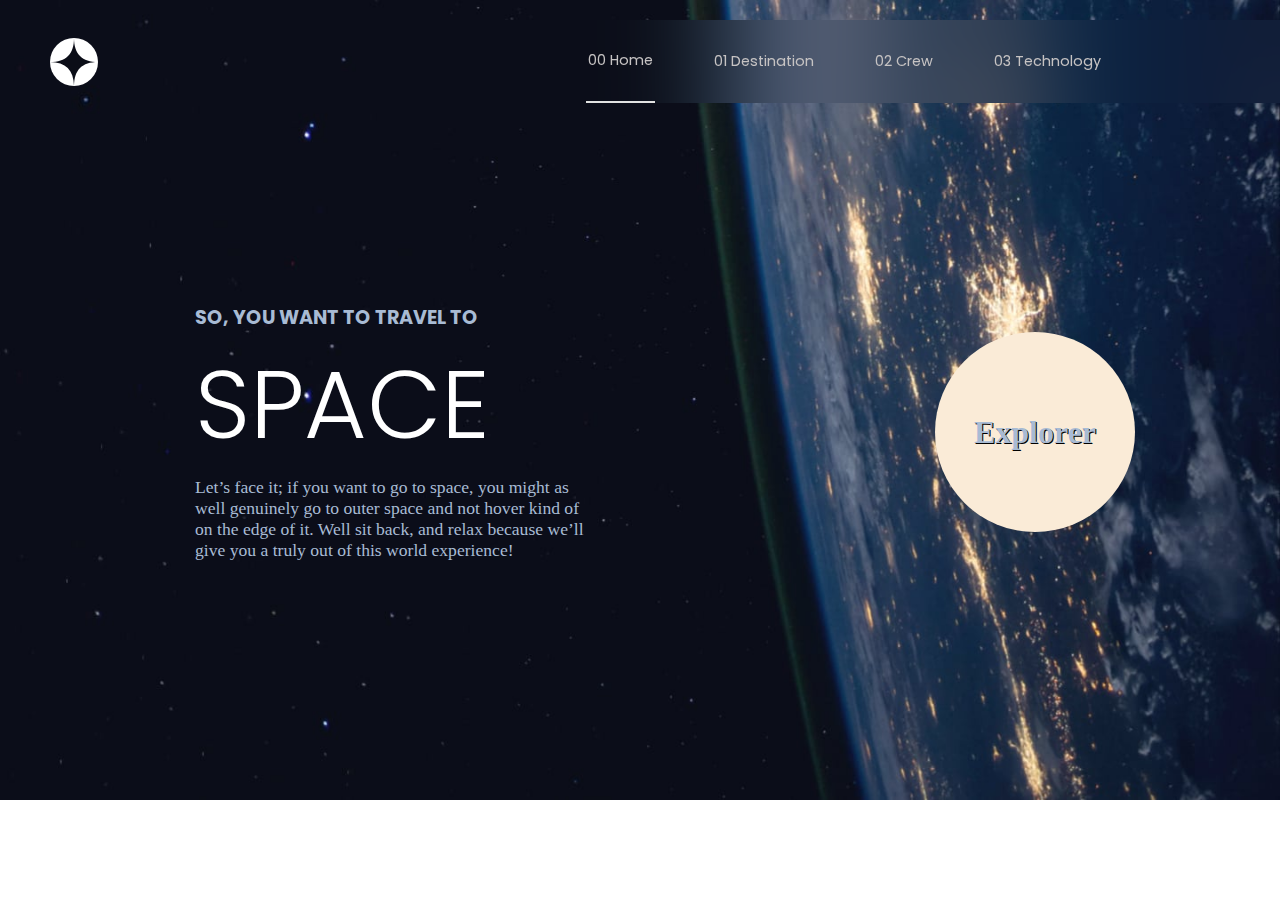
<file: index.html>
<!DOCTYPE html>
<html lang="pt-br">
<head>
    <meta charset="UTF-8">
    <meta name="viewport" content="width=device-width, initial-scale=1.0">

    <!-- links css -->
    <link rel="preconnect" href="https://fonts.googleapis.com">
    <link rel="preconnect" href="https://fonts.gstatic.com" crossorigin>
    <link href="https://fonts.googleapis.com/css2?family=Poppins:ital,wght@0,100;0,200;0,300;0,400;0,500;0,600;0,700;0,800;0,900;1,100;1,200;1,300;1,400;1,500;1,600;1,700;1,800;1,900&display=swap" rel="stylesheet">

    <link rel="stylesheet" href="./assets/style/desktop.css">
    <link rel="shortcut icon" href="assets/img/favicon-32x32.png" type="image/x-icon">


    <title>Space Lading Page</title>
</head>
<body>
    <header class="cabecalho">
        <div class="img-logo">
            <img src="assets/img/shared/logo.svg" alt="logo" class="img-desktop">
        </div>
        
        <nav class="navegation">
            <ul class="navegation-menu">
                <li><a href="./index.html" id="border">00 Home</a></li>
                <li><a href="./destination-mars.html">01 Destination</a></li>
                <li><a href="#">02 Crew</a></li>
                <li><a href="#">03 Technology</a></li>
            </ul>
        </nav>
    </header>

    <main class="container">
        <section class="content">
            <h3>So, you want to travel to</h3>
            <h1>Space</h1>
            <p>Let’s face it; if you want to go to space, you might as  well genuinely go to 
                outer space and not hover kind of on the edge of it. Well sit back, and relax 
                because we’ll give you a truly out of this world experience!
            </p>
        </section>

        <section class="logo-explorer">
            <h2>Explorer</h2>
        </section>
    </main>
</body>
</html>
</file>
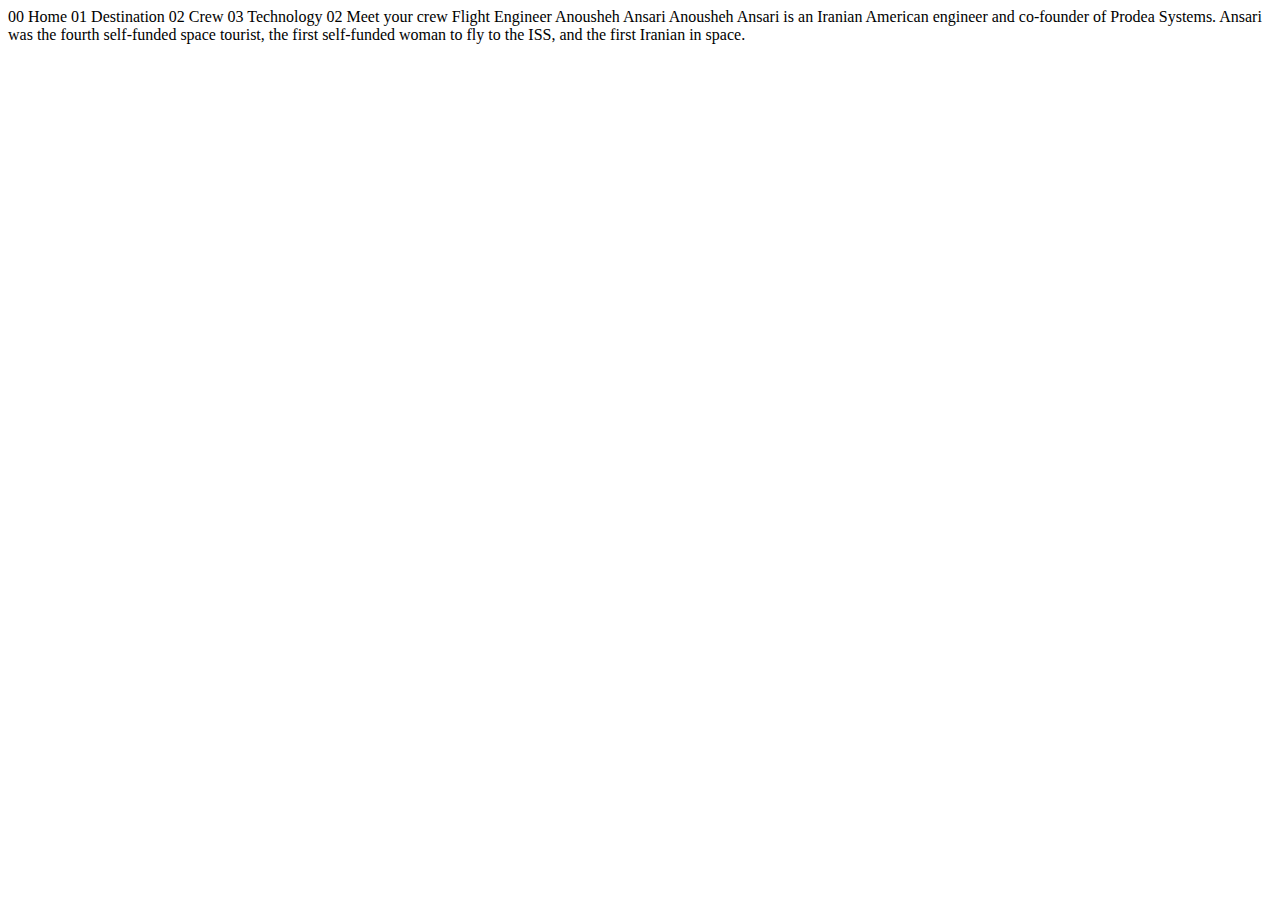
<file: 02.html>
<!DOCTYPE html>
<html lang="en">
<head>
  <meta charset="UTF-8">
  <meta name="viewport" content="width=device-width, initial-scale=1.0">

  <link rel="icon" type="image/png" sizes="32x32" href="./assets/favicon-32x32.png">
  
  <title>Frontend Mentor | Space tourism website</title>
</head>
<body>

  00 Home
  01 Destination
  02 Crew
  03 Technology

  02 Meet your crew

  Flight Engineer
  Anousheh Ansari

  Anousheh Ansari is an Iranian American engineer and co-founder of Prodea Systems. 
  Ansari was the fourth self-funded space tourist, the first self-funded woman to 
  fly to the ISS, and the first Iranian in space. 
</body>
</html>
</file>
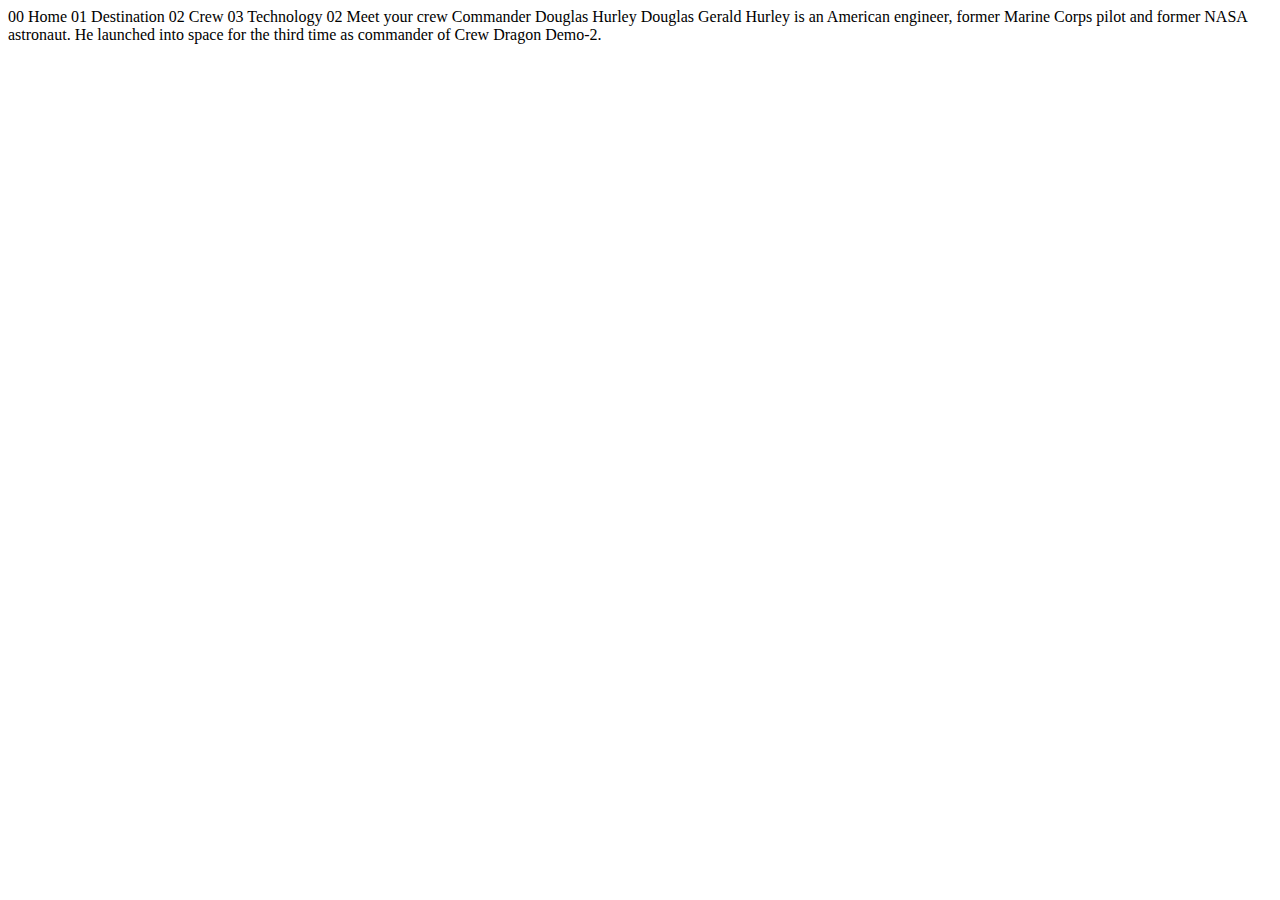
<file: crew-commander.html>
<!DOCTYPE html>
<html lang="en">
<head>
  <meta charset="UTF-8">
  <meta name="viewport" content="width=device-width, initial-scale=1.0">

  <link rel="icon" type="image/png" sizes="32x32" href="./assets/favicon-32x32.png">
  
  <title>Frontend Mentor | Space tourism website</title>    
</head>
<body>
  <div>


      
  </div>
        


  00 Home
  01 Destination
  02 Crew
  03 Technology

  02 Meet your crew

  Commander
  Douglas Hurley

  Douglas Gerald Hurley is an American engineer, former Marine Corps pilot 
  and former NASA astronaut. He launched into space for the third time as 
  commander of Crew Dragon Demo-2.
</body>
</html>
</file>
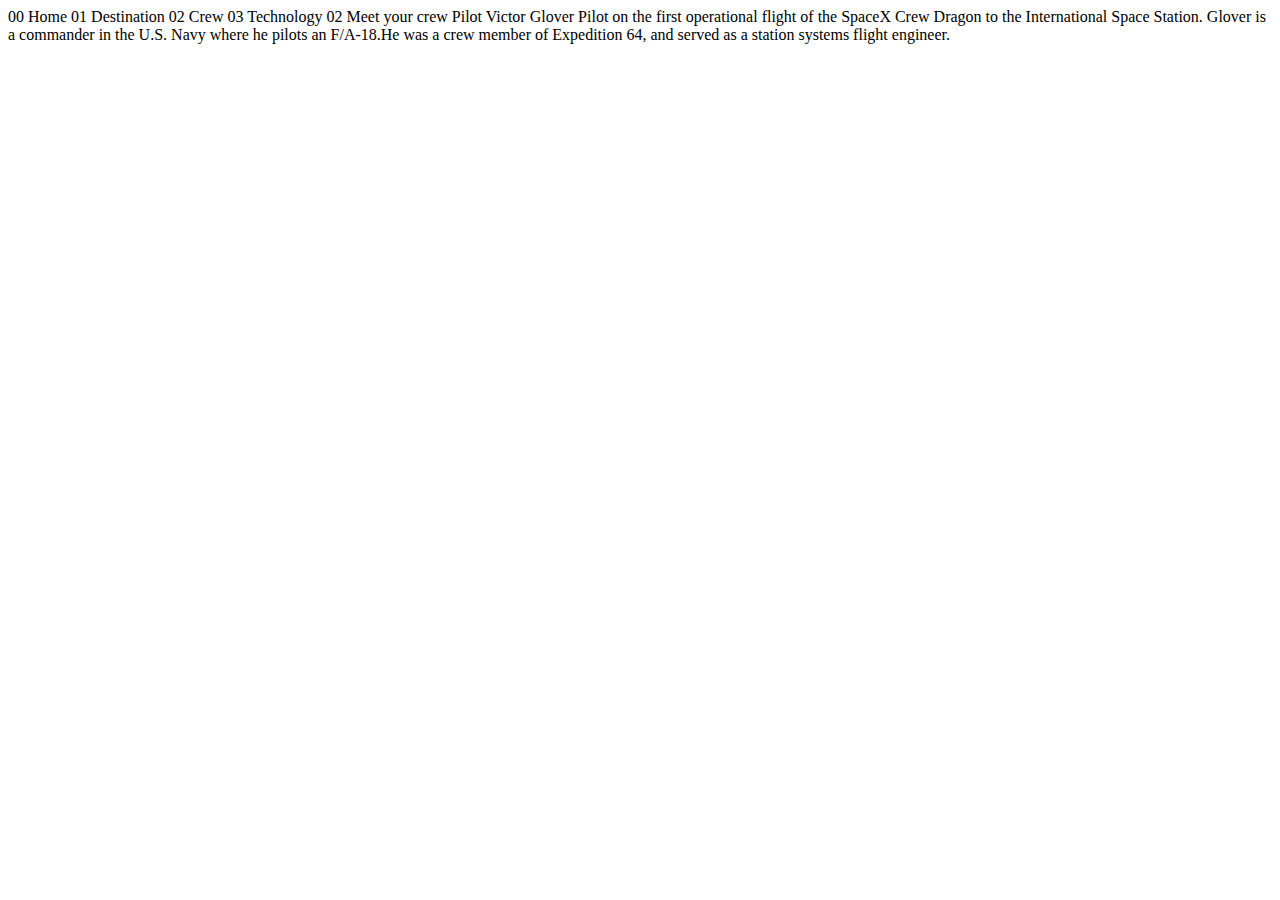
<file: crew-pilot.html>
<!DOCTYPE html>
<html lang="en">
<head>
  <meta charset="UTF-8">
  <meta name="viewport" content="width=device-width, initial-scale=1.0">

  <link rel="icon" type="image/png" sizes="32x32" href="./assets/favicon-32x32.png">
  
  <title>Frontend Mentor | Space tourism website</title>
</head>
<body>

  00 Home
  01 Destination
  02 Crew
  03 Technology

  02 Meet your crew

  Pilot
  Victor Glover

  Pilot on the first operational flight of the SpaceX Crew Dragon to the 
  International Space Station. Glover is a commander in the U.S. Navy where 
  he pilots an F/A-18.He was a crew member of Expedition 64, and served as a 
  station systems flight engineer. 
</body>
</html>
</file>
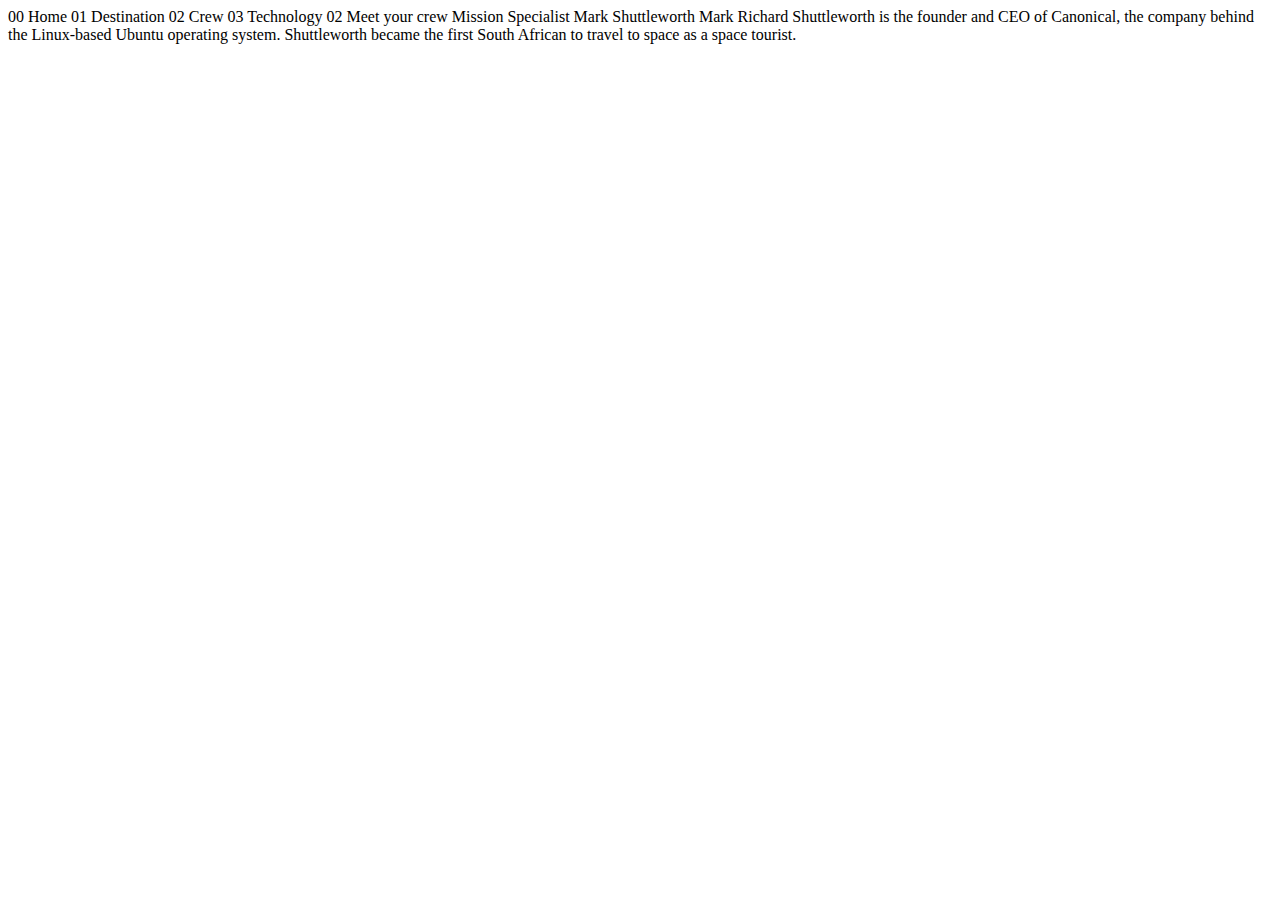
<file: crew-specialist.html>
<!DOCTYPE html>
<html lang="en">
<head>
  <meta charset="UTF-8">
  <meta name="viewport" content="width=device-width, initial-scale=1.0">

  <link rel="icon" type="image/png" sizes="32x32" href="./assets/favicon-32x32.png">
  
  <title>Frontend Mentor | Space tourism website</title>
</head>
<body>

  00 Home
  01 Destination
  02 Crew
  03 Technology

  02 Meet your crew

  Mission Specialist
  Mark Shuttleworth

  Mark Richard Shuttleworth is the founder and CEO of Canonical, the company behind 
  the Linux-based Ubuntu operating system. Shuttleworth became the first South 
  African to travel to space as a space tourist.
</body>
</html>
</file>
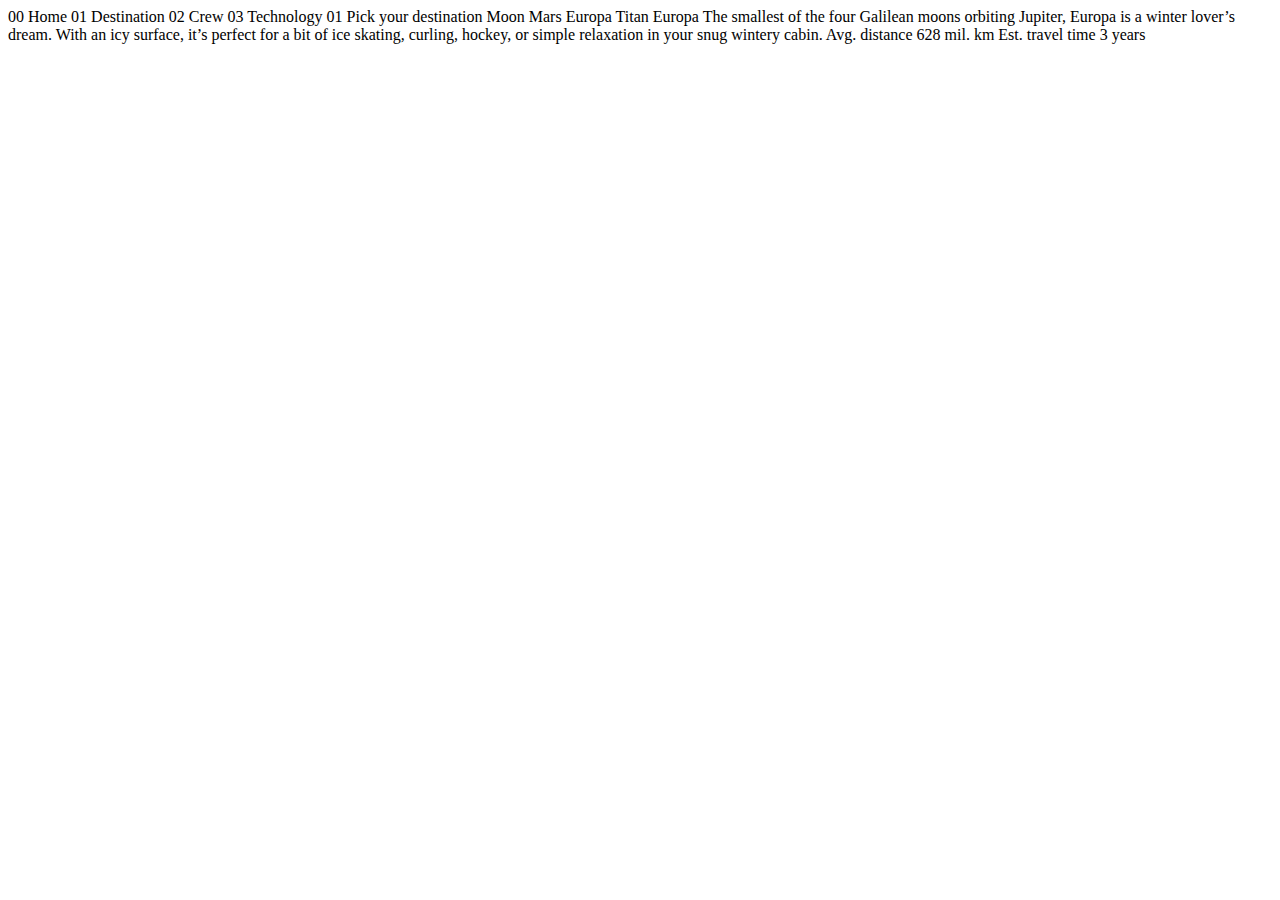
<file: destination-europa.html>
<!DOCTYPE html>
<html lang="en">
<head>
  <meta charset="UTF-8">
  <meta name="viewport" content="width=device-width, initial-scale=1.0">

  <link rel="icon" type="image/png" sizes="32x32" href="./assets/favicon-32x32.png">
  
  <title>Frontend Mentor | Space tourism website</title>
</head>
<body>

  00 Home
  01 Destination
  02 Crew
  03 Technology

  01 Pick your destination

  Moon
  Mars
  Europa
  Titan

  Europa

  The smallest of the four Galilean moons orbiting Jupiter, Europa is a 
  winter lover’s dream. With an icy surface, it’s perfect for a bit of 
  ice skating, curling, hockey, or simple relaxation in your snug 
  wintery cabin.

  Avg. distance
  628 mil. km

  Est. travel time
  3 years
</body>
</html>
</file>
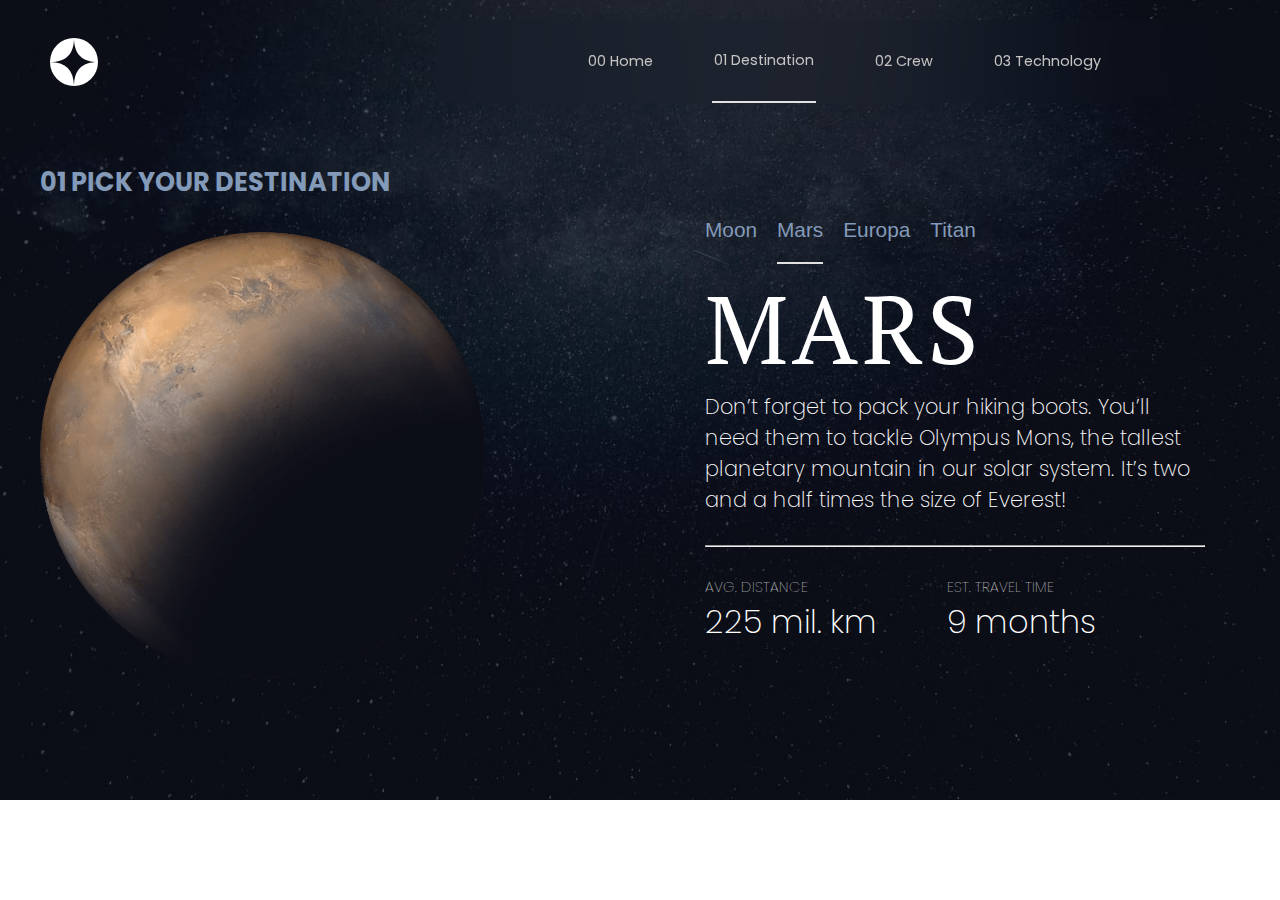
<file: destination-mars.html>
<!DOCTYPE html>
<html lang="pt-br">
<head>
    <meta charset="UTF-8">
    <meta name="viewport" content="width=device-width, initial-scale=1.0">

    <!-- links css -->
    <link rel="preconnect" href="https://fonts.googleapis.com">
    <link rel="preconnect" href="https://fonts.gstatic.com" crossorigin>
    <link href="https://fonts.googleapis.com/css2?family=Poppins:ital,wght@0,100;0,200;0,300;0,400;0,500;0,600;0,700;0,800;0,900;1,100;1,200;1,300;1,400;1,500;1,600;1,700;1,800;1,900&display=swap" rel="stylesheet">

    <link rel="preconnect" href="https://fonts.googleapis.com">
    <link rel="preconnect" href="https://fonts.gstatic.com" crossorigin>
    <link href="https://fonts.googleapis.com/css2?family=PT+Serif:ital,wght@0,400;0,700;1,400;1,700&display=swap" rel="stylesheet">

    <link rel="stylesheet" href="./assets/style/destination.css">

    <link rel="shortcut icon" href="assets/img/favicon-32x32.png" type="image/x-icon">



    <title>Destination | Mars</title>
</head>
<body>
    <header class="cabecalho">
        <div class="img-logo">
            <img src="assets/img/shared/logo.svg" alt="logo" class="img-desktop">
        </div>
        
        <nav class="navegation">
            <ul class="navegation-menu">
                <li><a href="./index.html">00 Home</a></li>
                <li><a href="./destination-mars.html" id="border">01 Destination</a></li>
                <li><a href="#">02 Crew</a></li>
                <li><a href="#">03 Technology</a></li>
            </ul>
        </nav>
    </header>

    <main class="container">
        <section class="content-left">
            <div class="img-mrs">
                <h3>01 Pick your destination</h3>
                <img src="assets/img/destination/image-mars.png" alt="">
            </div>

            <div class="content-rigth">
                <ul class="mars-menu">
                    <li>Moon</li>
                    <li id="border">Mars</li>
                    <li>Europa</li>
                    <li>Titan</li>
                </ul>

                <div class="text-mars-content">
                    <h1>Mars</h1>
                    <p>Don’t forget to pack your hiking boots. You’ll need them to tackle Olympus Mons, 
                        the tallest planetary mountain in our solar system. It’s two and a half times 
                        the size of Everest!
                    </p>
                    <hr>
                    <div class="about-text">
                        <div class="text">
                            <h4>Avg. distance</h4>
                            <h3>225 mil. km</h3>
                        </div>
                        <div class="text">
                            <h4>Est. travel time</h4>
                            <h3>9 months</h3>
                        </div>

                    </div>
                </div>
            </div>
        </section>
    </main>
</body>
</html>
</file>
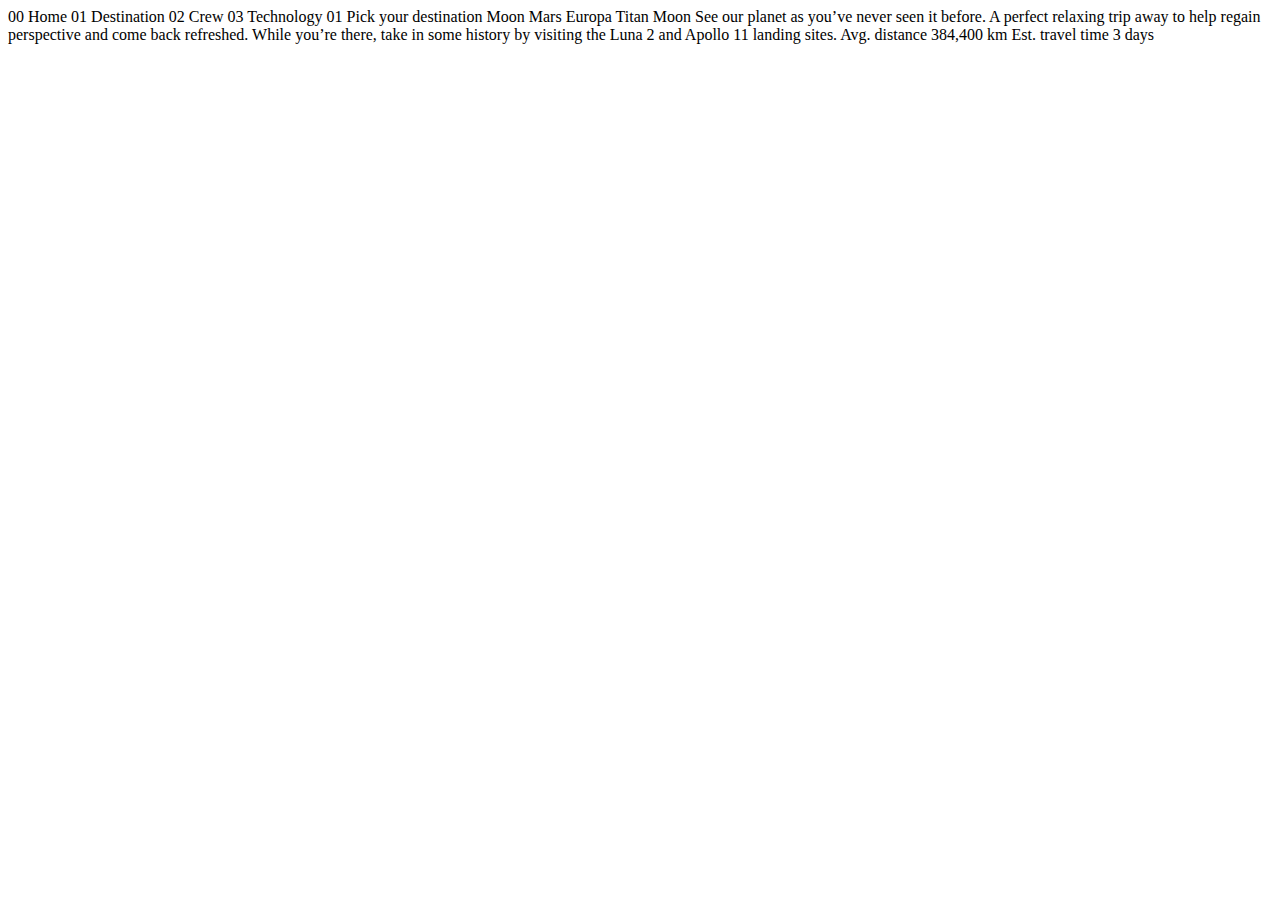
<file: destination-moon.html>
<!DOCTYPE html>
<html lang="en">
<head>
  <meta charset="UTF-8">
  <meta name="viewport" content="width=device-width, initial-scale=1.0">

  <link rel="icon" type="image/png" sizes="32x32" href="./assets/favicon-32x32.png">
  
  <title>Frontend Mentor | Space tourism website</title>
</head>
<body>

  00 Home
  01 Destination
  02 Crew
  03 Technology

  01 Pick your destination

  Moon
  Mars
  Europa
  Titan

  Moon

  See our planet as you’ve never seen it before. A perfect relaxing trip away to help 
  regain perspective and come back refreshed. While you’re there, take in some history 
  by visiting the Luna 2 and Apollo 11 landing sites.

  Avg. distance
  384,400 km

  Est. travel time
  3 days
</body>
</html>
</file>
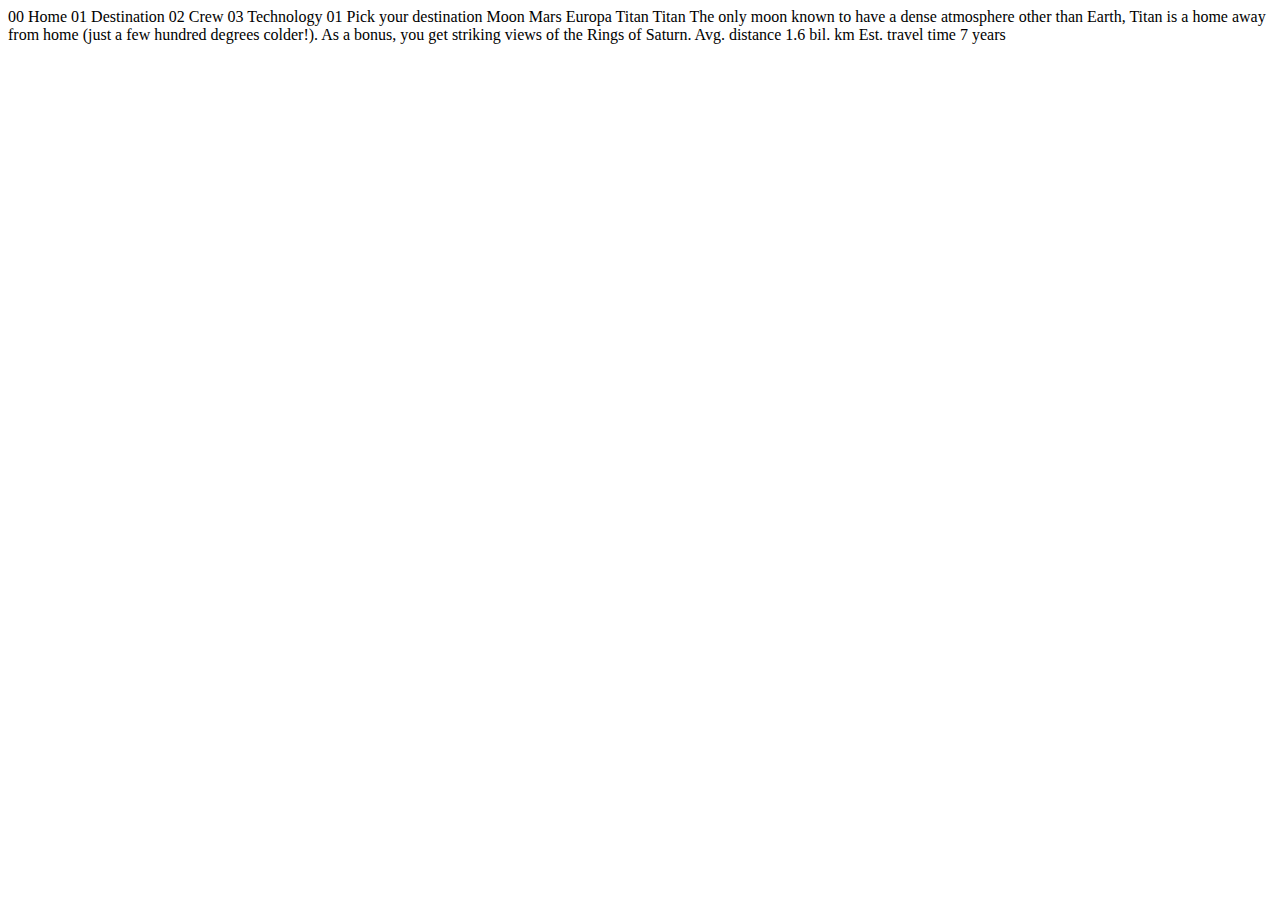
<file: destination-titan.html>
<!DOCTYPE html>
<html lang="en">
<head>
  <meta charset="UTF-8">
  <meta name="viewport" content="width=device-width, initial-scale=1.0">

  <link rel="icon" type="image/png" sizes="32x32" href="./assets/favicon-32x32.png">
  
  <title>Frontend Mentor | Space tourism website</title>
</head>
<body>

  00 Home
  01 Destination
  02 Crew
  03 Technology

  01 Pick your destination

  Moon
  Mars
  Europa
  Titan

  Titan

  The only moon known to have a dense atmosphere other than Earth, Titan 
  is a home away from home (just a few hundred degrees colder!). As a 
  bonus, you get striking views of the Rings of Saturn.

  Avg. distance
  1.6 bil. km

  Est. travel time
  7 years
</body>
</html>
</file>
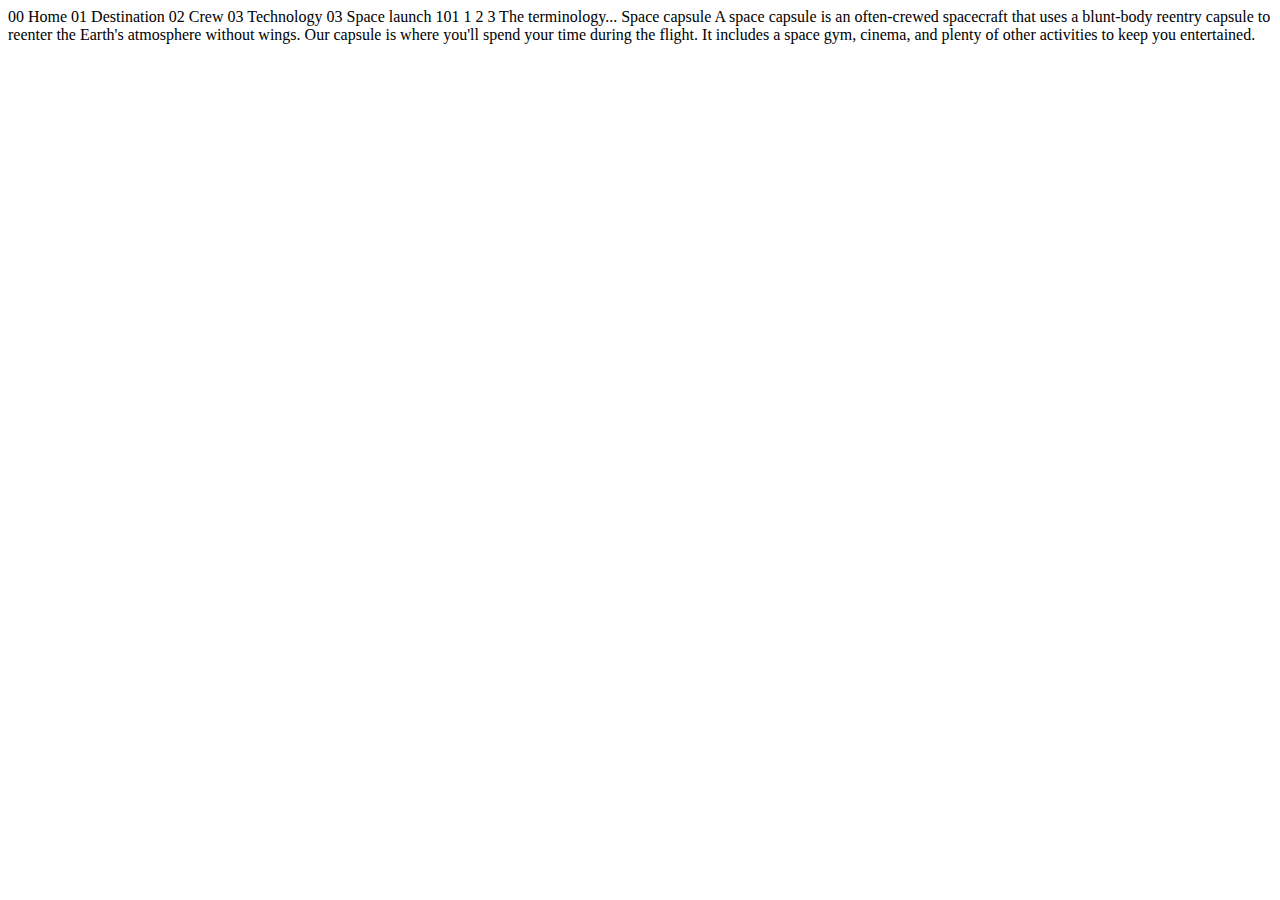
<file: technology-capsule.html>
<!DOCTYPE html>
<html lang="en">
<head>
  <meta charset="UTF-8">
  <meta name="viewport" content="width=device-width, initial-scale=1.0">

  <link rel="icon" type="image/png" sizes="32x32" href="./assets/favicon-32x32.png">
  
  <title>Frontend Mentor | Space tourism website</title>
</head>
<body>

  00 Home
  01 Destination
  02 Crew
  03 Technology

  03 Space launch 101

  1
  2
  3

  The terminology...
  Space capsule

  A space capsule is an often-crewed spacecraft that uses a blunt-body reentry 
  capsule to reenter the Earth's atmosphere without wings. Our capsule is where 
  you'll spend your time during the flight. It includes a space gym, cinema, 
  and plenty of other activities to keep you entertained.
</body>
</html>
</file>
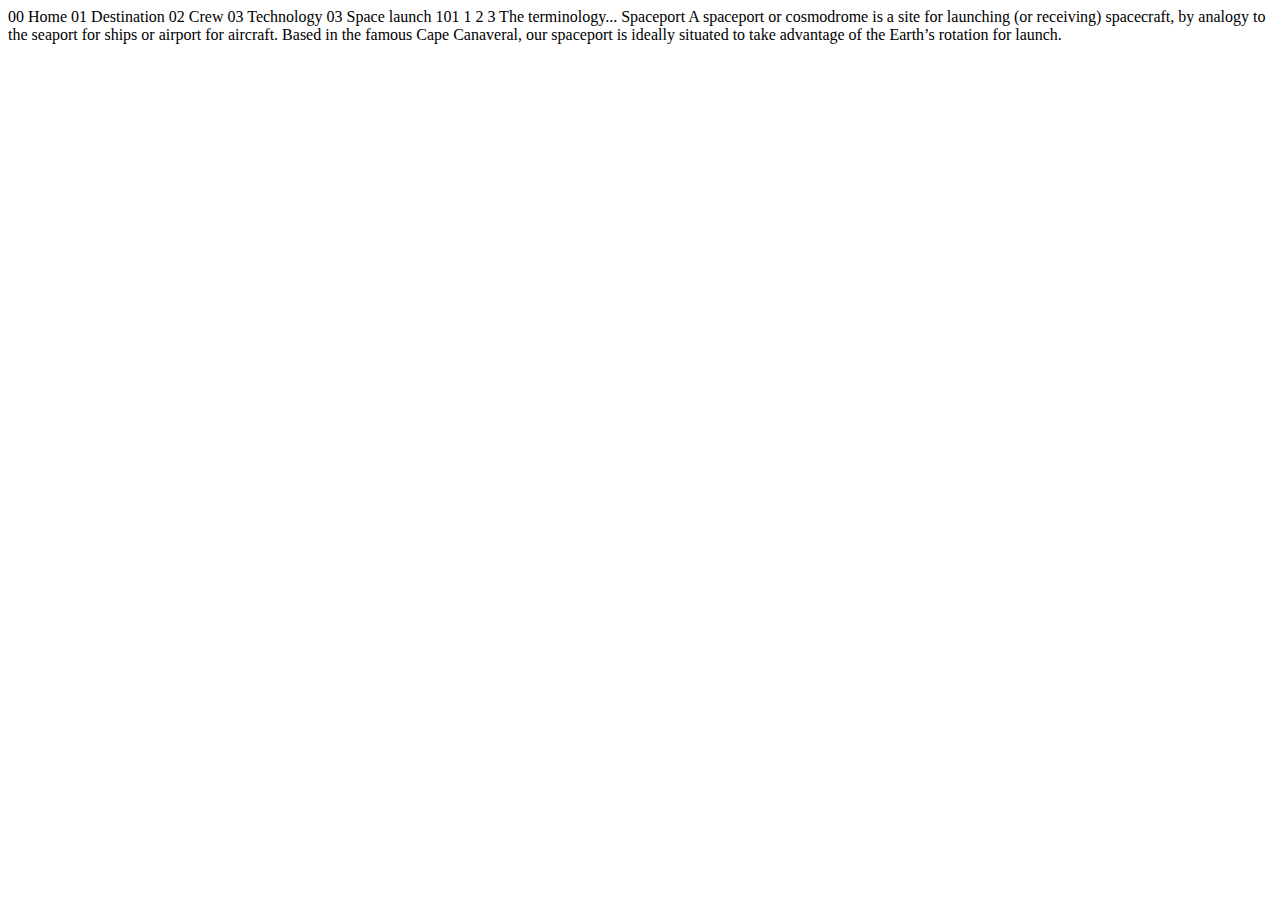
<file: technology-spaceport.html>
<!DOCTYPE html>
<html lang="en">
<head>
  <meta charset="UTF-8">
  <meta name="viewport" content="width=device-width, initial-scale=1.0">

  <link rel="icon" type="image/png" sizes="32x32" href="./assets/favicon-32x32.png">
  
  <title>Frontend Mentor | Space tourism website</title>
</head>
<body>

  00 Home
  01 Destination
  02 Crew
  03 Technology

  03 Space launch 101

  1
  2
  3

  The terminology...
  Spaceport

  A spaceport or cosmodrome is a site for launching (or receiving) spacecraft, 
  by analogy to the seaport for ships or airport for aircraft. Based in the 
  famous Cape Canaveral, our spaceport is ideally situated to take advantage 
  of the Earth’s rotation for launch.
</body>
</html>
</file>
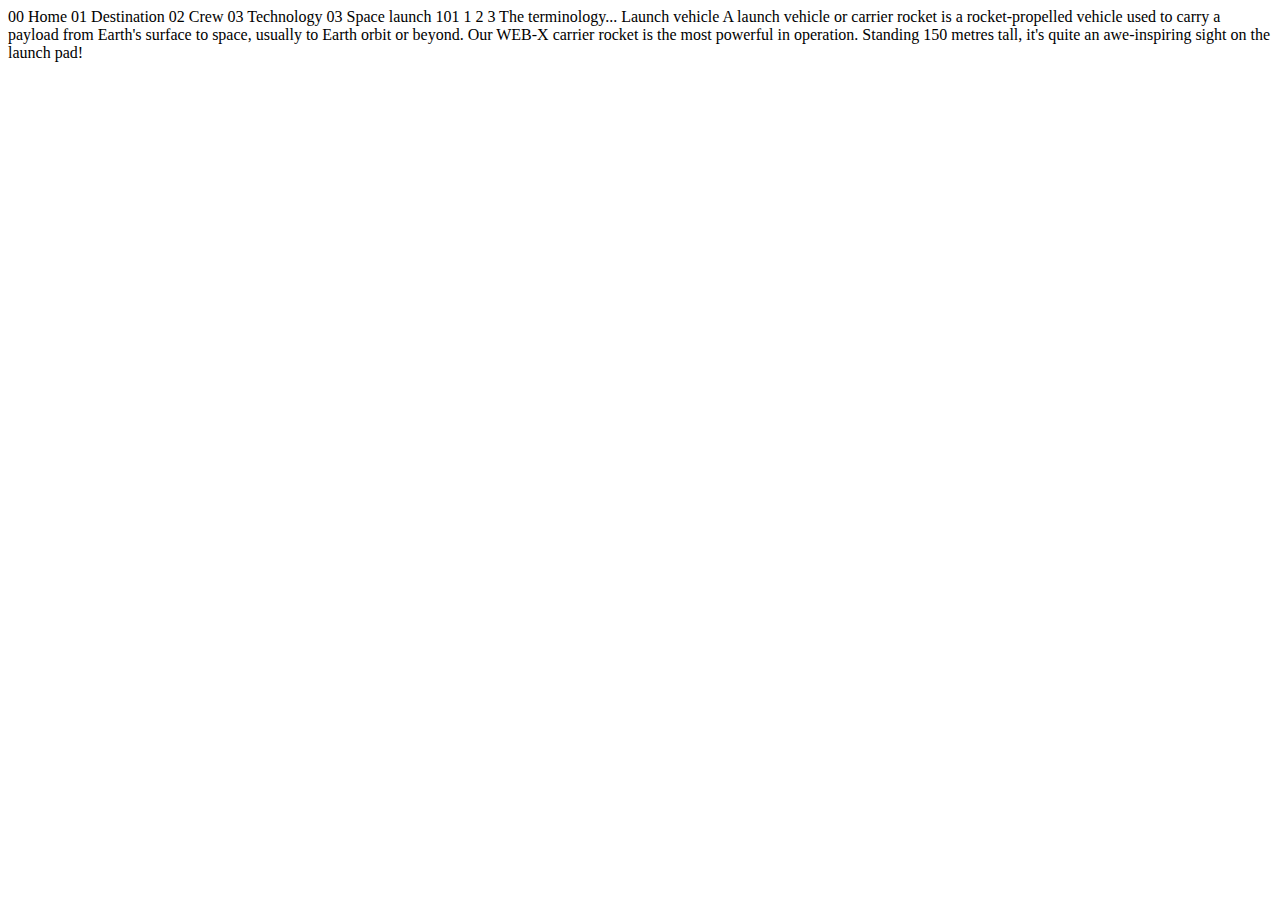
<file: technology-vehicle.html>
<!DOCTYPE html>
<html lang="en">
<head>
  <meta charset="UTF-8">
  <meta name="viewport" content="width=device-width, initial-scale=1.0">

  <link rel="icon" type="image/png" sizes="32x32" href="./assets/favicon-32x32.png">
  
  <title>Frontend Mentor | Space tourism website</title>
</head>
<body>

  00 Home
  01 Destination
  02 Crew
  03 Technology

  03 Space launch 101

  1
  2
  3

  The terminology...
  Launch vehicle

  A launch vehicle or carrier rocket is a rocket-propelled vehicle used to carry a 
  payload from Earth's surface to space, usually to Earth orbit or beyond. Our 
  WEB-X carrier rocket is the most powerful in operation. Standing 150 metres tall, 
  it's quite an awe-inspiring sight on the launch pad!
</body>
</html>
</file>
<file: assets/style/desktop.css>
*{
    margin: 0;
    padding: 0;
    box-sizing: border-box;
}

/* variaves */
:root {
    --font-primary: "Poppins", sans-serif;
    --color-text: #a8bbd4;
}

body{
    width: 100%;
    background-image: url(../img/home/background-home-desktop.jpg);
    background-repeat: no-repeat;
    background-size: cover;
    padding: 20px 0;
    
}


.cabecalho {
    display: flex;
    align-items: center;
    justify-content: space-between;
    margin-left: 50px;
    margin: 0 auto;
}

.img-logo {
    margin: 0 auto;
    display: flex;
    position: relative;
    margin-left: 50px;
}




.navegation .navegation-menu {
    display: flex;
    align-items: center;
    gap: 30px;
    

    list-style: none;
    background-color: transparent;
    backdrop-filter: blur(50px);
    padding-inline: 150px;
}

.navegation .navegation-menu a{
    text-decoration: none;
    color: #c6c3c3;
    margin-right: 27px;
    font-size: 0.9rem;

    display: block;
    font-family: var(--font-primary);
    padding: 30px 2px;
}

#border{
    border-bottom: 2px solid #e2e2e2;
}

/* conteúdo */

.container .content{
    color: white;
    max-width: 600px;
    margin: 200px 50px;
    
}

.container .content h1{
    font-size: 6rem;
    text-transform: uppercase;
    font-family: var(--font-primary);
    font-weight: 300;
}

.container .content h3{
    font-size: 1.2rem;
    font-family: var(--font-primary);
    color: var(--color-text);
    text-transform: uppercase;
}

.container .content p{
    color: var(--color-text);
    font-size: 1.1rem;
    width: 400px;
}


.container{
    display: flex;
    align-items: center;
    justify-content: space-around;
}

.logo-explorer{
    background-color: antiquewhite;
    width: 200px;
    height: 200px;
    border-radius: 50%;
    position: relative;
}

.logo-explorer h2{
    position: absolute;
    top: 50%;
    left: 50%;
    transform: translate(-50%, -50%);
    color: var(--color-text);
    text-shadow: 1px 1px black;
    font-size: 2rem;
}
</file>
<file: assets/style/destination.css>
*{
    margin: 0;
    padding: 0;
    box-sizing: border-box;
}

/* variaves */
:root {
    --font-secundary:"PT Serif", serif;
    --font-primary: "Poppins", sans-serif;
    --color-text: #839ab9;


}

body{
    width: 100%;
    background-image: url(../img/destination/background-destination-desktop.jpg);
    background-repeat: no-repeat;
    background-size: cover;
    padding: 20px 0;
}

.img-desktop{
    cursor: pointer;
}

.cabecalho {
    display: flex;
    align-items: center;
    justify-content: space-between;
    margin-left: 50px;
    margin: 0 auto;
}

.img-logo {
    margin: 0 auto;
    display: flex;
    position: relative;
    margin-left: 50px;
}

.navegation .navegation-menu {
    display: flex;
    align-items: center;
    gap: 30px;
    

    list-style: none;
    background-color: transparent;
    backdrop-filter: blur(50px);
    padding-inline: 150px;
}


.navegation .navegation-menu a{
    text-decoration: none;
    color: #c6c3c3;
    margin-right: 27px;
    font-size: 0.9rem;

    display: block;
    font-family: var(--font-primary);
    padding: 30px 2px;
    transition: .8s;
    
}

.navegation .navegation-menu a:hover{
    color: var(--color-text);
    transform: scale(1.1);
}

#border{
    border-bottom: 2px solid #e2e2e2;
} 

/* conteúdo */


.container .content-left{
    max-width: 1200px;
    margin: 60px auto;
    margin-bottom: 0;
    min-height: 50vh;

    display: flex;
    align-items: center;
    
    gap: 220px;
}

.container .content-left .img-mrs h3{
    margin-bottom: 30px;
    color: var(--color-text);
    font-size: 1.6rem;
    text-transform: uppercase;
    font-family: var(--font-primary);
}

.text-mars-content{
    color: white;
}

.content-rigth .mars-menu{
    display: flex;
    gap: 20px;
    list-style: none;
}

.content-rigth .mars-menu li{
    padding: 20px 0 ;
    color: var(--color-text);
    font-size: 1.3rem;
    font-family: 'Segoe UI', Tahoma, Geneva, Verdana, sans-serif;
}

.text-mars-content h1{
    font-size: 6rem;
    text-transform: uppercase;
    letter-spacing: 4px;
    font-family:  sans-serif;
    font-weight: 100;
    font-family: var(--font-secundary);
    font-weight: 100;
}

.text-mars-content p{
    font-size: 1.3rem;
    max-width: 500px;
    margin: 0 0 30px;
    font-family: var(--font-primary);
    font-weight: 200;
}

hr{
    margin-bottom: 30px;
}

.about-text{
    display: flex;
    gap: 70px;
}

.about-text h3{
    font-size: 2rem;
    font-family: var(--font-primary);
    font-weight: 200;
}

.about-text h4{
    font-family: var(--font-primary);
    font-weight: 100;
    font-size: .9rem;
    text-transform: uppercase;
}
</file>
